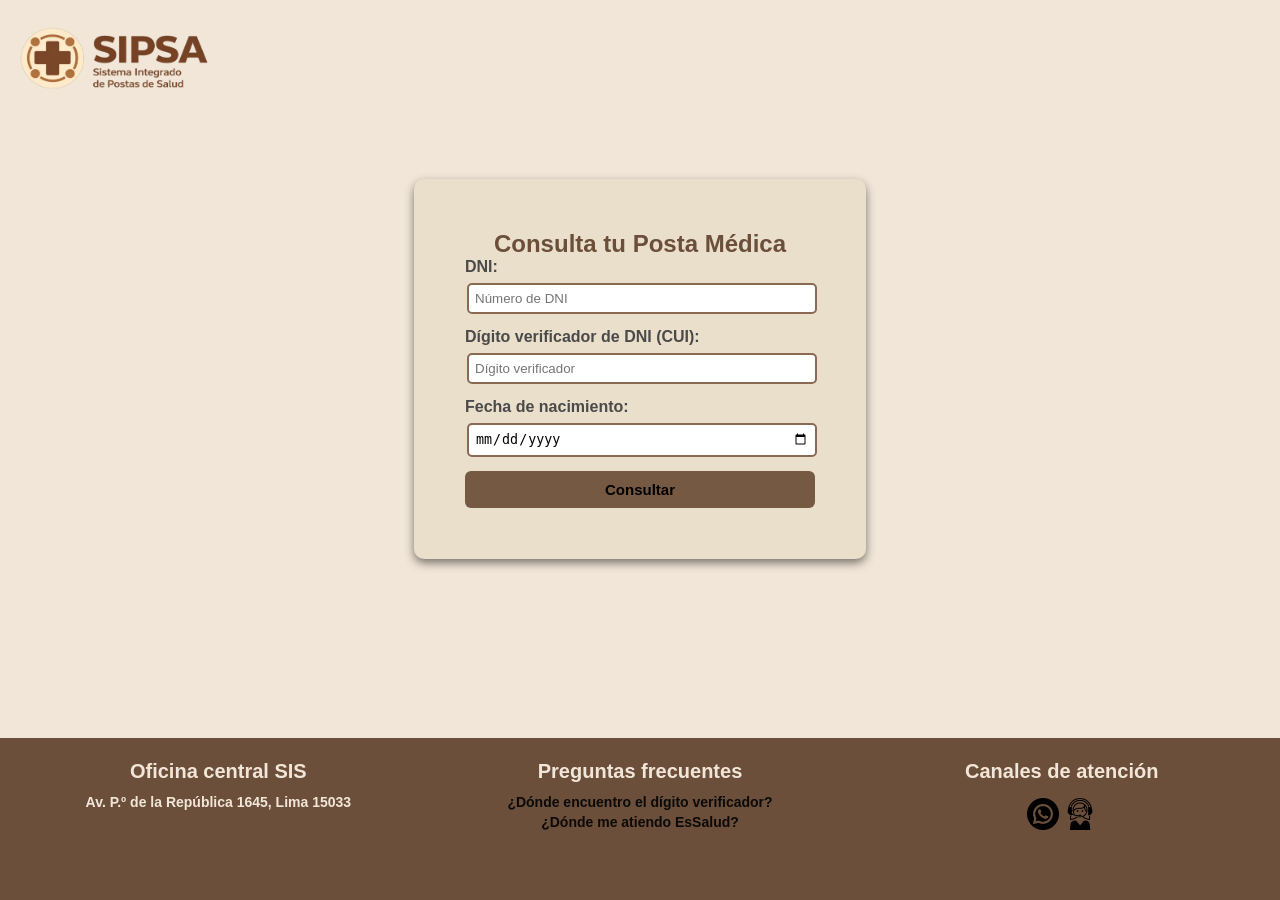
<file: Proyecto_web/Codigo/index.html>
<!DOCTYPE html>
<html lang="es">
<head>
    <title>SIPSA</title>
    <link rel="icon" href="../Imagenes/logo/logo4.png" type="image/png">
    <link rel="stylesheet" href="style.css">
</head>
<body>
    <img src="../Imagenes/logo/logo2.png" class="logo" alt="Logo SIPSA">
    <div class="contenedor">
        <form>
            <h2>Consulta tu Posta Médica</h2>
            <div class="form_input">
                <label for="dni">DNI:</label>
                <input id="dni" type="text" name="dni" maxlength="8" pattern="[0-9]{8}" required placeholder="Número de DNI" inputmode="numeric">
            </div>
            <div class="form_input">
                <label for="cui">Dígito verificador de DNI (CUI):</label>
                <input id="cui" type="text" name="cui" maxlength="1" pattern="[0-9]" inputmode="numeric" placeholder="Dígito verificador">
            </div>
            <div class="form_input">
                <label for="fecha">Fecha de nacimiento:</label>
                <input id="fecha" type="date" name="fecha" required>
            </div>
            <div class="button_input">
                <button type="submit">Consultar</button>
            </div>
        </form>
    </div>
    <footer>
        <div class="flex-container">
            <div>
                <h3>Oficina central SIS</h3>
                <p>Av. P.º de la República 1645, Lima 15033</p>
            </div>
            <div>
                <h3>Preguntas frecuentes</h3>
                <p><a href="https://www.gob.pe/13432-encontrar-digito-verificador-en-el-dni" target="_blank">¿Dónde encuentro el dígito verificador?</a></p>
                <p><a href="https://dondemeatiendo.essalud.gob.pe/#/consulta" target="_blank">¿Dónde me atiendo EsSalud?</a></p>
            </div>
            <div>
                <h3>Canales de atención</h3>
                <div class="flex-second-container">
                    <div>
                        <a href="https://wa.me/51945405104" target="_blank"><img src="../Imagenes/redes/whatsap.png" class="social-icon" alt="Whatsapp"></a>
                        <a href="https://www.gob.pe/institucion/sis/informes-publicaciones/1969731-relacion-de-oficinas-sis-a-nivel-nacional" target="_blank"><img src="../Imagenes/redes/call.png" class="social-icon" alt="Central telefónica"></a>
                    </div>
                </div>
            </div>
        </div>
    </footer>
</body>
</html>
</file>
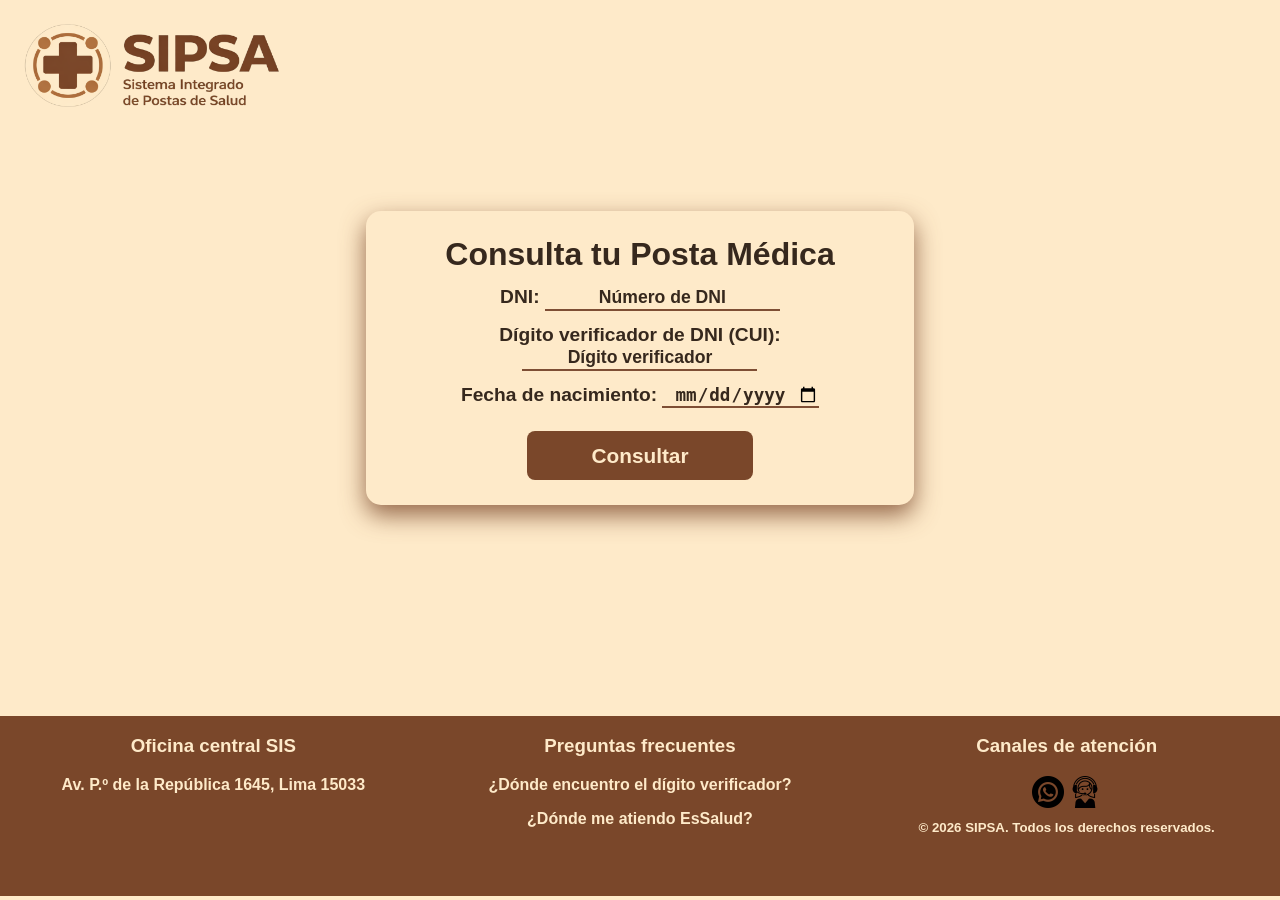
<file: proyecto_web/Codigo/index.html>
<!DOCTYPE html>
<html lang="es">
<head>
    <meta charset="UTF-8">
    <meta name="viewport" content="width=device-width, initial-scale=1.0">
    <title>SIPSA</title>
    <link rel="icon" href="../Imagenes/logo/logo4.png" type="image/png">
    <link rel="stylesheet" href="optimized-style.css">
</head>
<body>
    <img src="../Imagenes/logo/logo2.png" type="image/png" alt="SIPSA" class="logo">
    <div class="flex-container">
        <form id="form_index" class="tarjeta">
            <h2>Consulta tu Posta Médica</h2>
            <div class="form_input">
                <label for="dni">DNI:</label>
                <input id="dni" type="text" name="dni" maxlength="8" pattern="[0-9]{8}" required placeholder="Número de DNI" inputmode="numeric">
            </div>
            <div class="form_input">
                <label for="cui">Dígito verificador de DNI (CUI):</label>
                <input id="cui" type="text" name="cui" maxlength="1" pattern="[0-9]" inputmode="numeric" placeholder="Dígito verificador">
            </div>
            <div class="form_input">
                <label for="fecha">Fecha de nacimiento:</label>
                <input id="fecha" type="date" name="fecha" required>
            </div>
            <div class="button_input">
                <button type="submit">Consultar</button>
            </div>
        </form>
    </div>
    <footer>
        <div class="flex-container-footer">
            <div class="footerdiv">
                <h3>Oficina central SIS</h3>
                <p>Av. P.º de la República 1645, Lima 15033</p>
            </div>
            <div class="footerdiv">
                <h3>Preguntas frecuentes</h3>
                <p><a href="https://www.gob.pe/13432-encontrar-digito-verificador-en-el-dni" target="_blank">¿Dónde encuentro el dígito verificador?</a></p>
                <p><a href="https://dondemeatiendo.essalud.gob.pe/#/consulta" target="_blank">¿Dónde me atiendo EsSalud?</a></p>
            </div>
            <div class="footerdiv">
                <h3>Canales de atención</h3>
                    <div>
                        <a href="https://wa.me/51945405104" target="_blank"><img src="../Imagenes/redes/whatsap.png" class="social-icon" alt="Whatsapp"></a>
                        <a href="https://www.gob.pe/institucion/sis/informes-publicaciones/1969731-relacion-de-oficinas-sis-a-nivel-nacional" target="_blank"><img src="../Imagenes/redes/call.png" class="social-icon" alt="Central telefónica"></a>
                    </div>
                    <div>
                        <h5>© 2026 SIPSA. Todos los derechos reservados.</h5>
                    </div>
            </div>
        </div>
    </footer>
    <script src="director.js"></script>
</body>
</html>
</file>
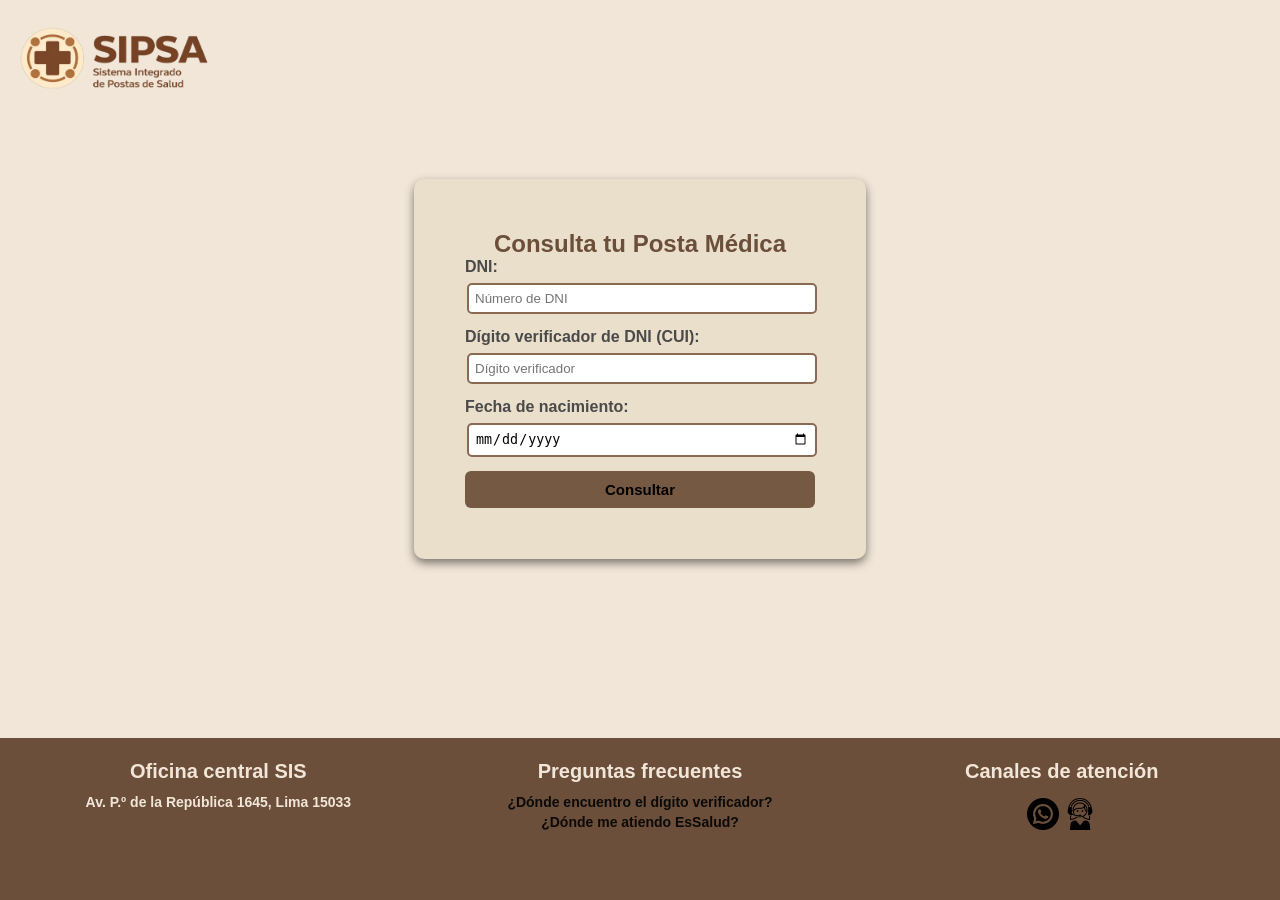
<file: proyecto_web-main/Proyecto_web/Codigo/index.html>
<!DOCTYPE html>
<html lang="es">
<head>
    <title>SIPSA</title>
    <link rel="icon" href="../Imagenes/logo/logo4.png" type="image/png">
    <link rel="stylesheet" href="style.css">
</head>
<body>
    <img src="../Imagenes/logo/logo2.png" class="logo" alt="Logo SIPSA">
    <div class="contenedor">
        <form id="form_index">
            <h2>Consulta tu Posta Médica</h2>
            <div class="form_input">
                <label for="dni">DNI:</label>
                <input id="dni" type="text" name="dni" maxlength="8" pattern="[0-9]{8}" required placeholder="Número de DNI" inputmode="numeric">
            </div>
            <div class="form_input">
                <label for="cui">Dígito verificador de DNI (CUI):</label>
                <input id="cui" type="text" name="cui" maxlength="1" pattern="[0-9]" inputmode="numeric" placeholder="Dígito verificador">
            </div>
            <div class="form_input">
                <label for="fecha">Fecha de nacimiento:</label>
                <input id="fecha" type="date" name="fecha" required>
            </div>
            <div class="button_input">
                <button type="submit">Consultar</button>
            </div>
        </form>
    </div>
    <footer>
        <div class="flex-container">
            <div>
                <h3>Oficina central SIS</h3>
                <p>Av. P.º de la República 1645, Lima 15033</p>
            </div>
            <div>
                <h3>Preguntas frecuentes</h3>
                <p><a href="https://www.gob.pe/13432-encontrar-digito-verificador-en-el-dni" target="_blank">¿Dónde encuentro el dígito verificador?</a></p>
                <p><a href="https://dondemeatiendo.essalud.gob.pe/#/consulta" target="_blank">¿Dónde me atiendo EsSalud?</a></p>
            </div>
            <div>
                <h3>Canales de atención</h3>
                <div class="flex-second-container">
                    <div>
                        <a href="https://wa.me/51945405104" target="_blank"><img src="../Imagenes/redes/whatsap.png" class="social-icon" alt="Whatsapp"></a>
                        <a href="https://www.gob.pe/institucion/sis/informes-publicaciones/1969731-relacion-de-oficinas-sis-a-nivel-nacional" target="_blank"><img src="../Imagenes/redes/call.png" class="social-icon" alt="Central telefónica"></a>
                    </div>
                </div>
            </div>
        </div>
    </footer>
    <script src="director.js"></script>
</body>
</html>
</file>
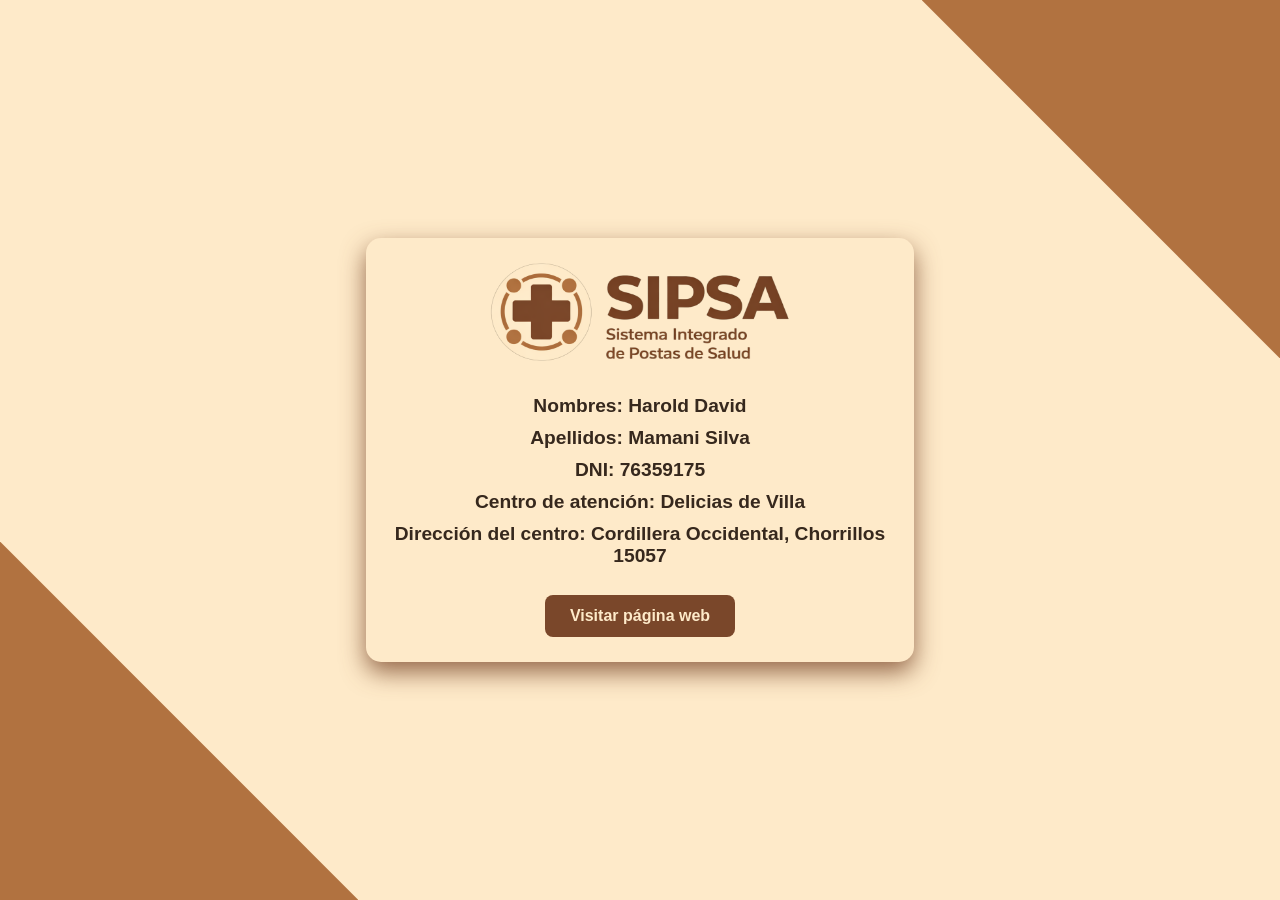
<file: proyecto_web/Codigo/pw_2.html>
<!DOCTYPE html>
<html lang="es">
<head>
    <meta charset="UTF-8">
    <meta name="viewport" content="width=device-width, initial-scale=1.0">
    <link rel="icon" href="../Imagenes/logo/logo4.png" type="image/png">
    <title>SIPSA</title>
    <link rel="stylesheet" href="style_pw2.css">
</head>
<body>
    <div class="flex-container">
        <div class="tarjeta"> 
            <img class="logo" src="../Imagenes/logo/logo2.png" type="image/png">
            <h2>Nombres: Harold David</h2>
            <h2>Apellidos: Mamani Silva</h2>
            <h2>DNI: 76359175</h2>
            <h2>Centro de atención: Delicias de Villa</h2>
            <h2>Dirección del centro: Cordillera Occidental, Chorrillos 15057</h2>
            <a href="web_hospital/posta.html" class="boton">Visitar página web</a>
        </div>
    </div>
    <div class="triangulo1"></div>
    <div class="triangulo2"></div>
</body>
</html>
</file>
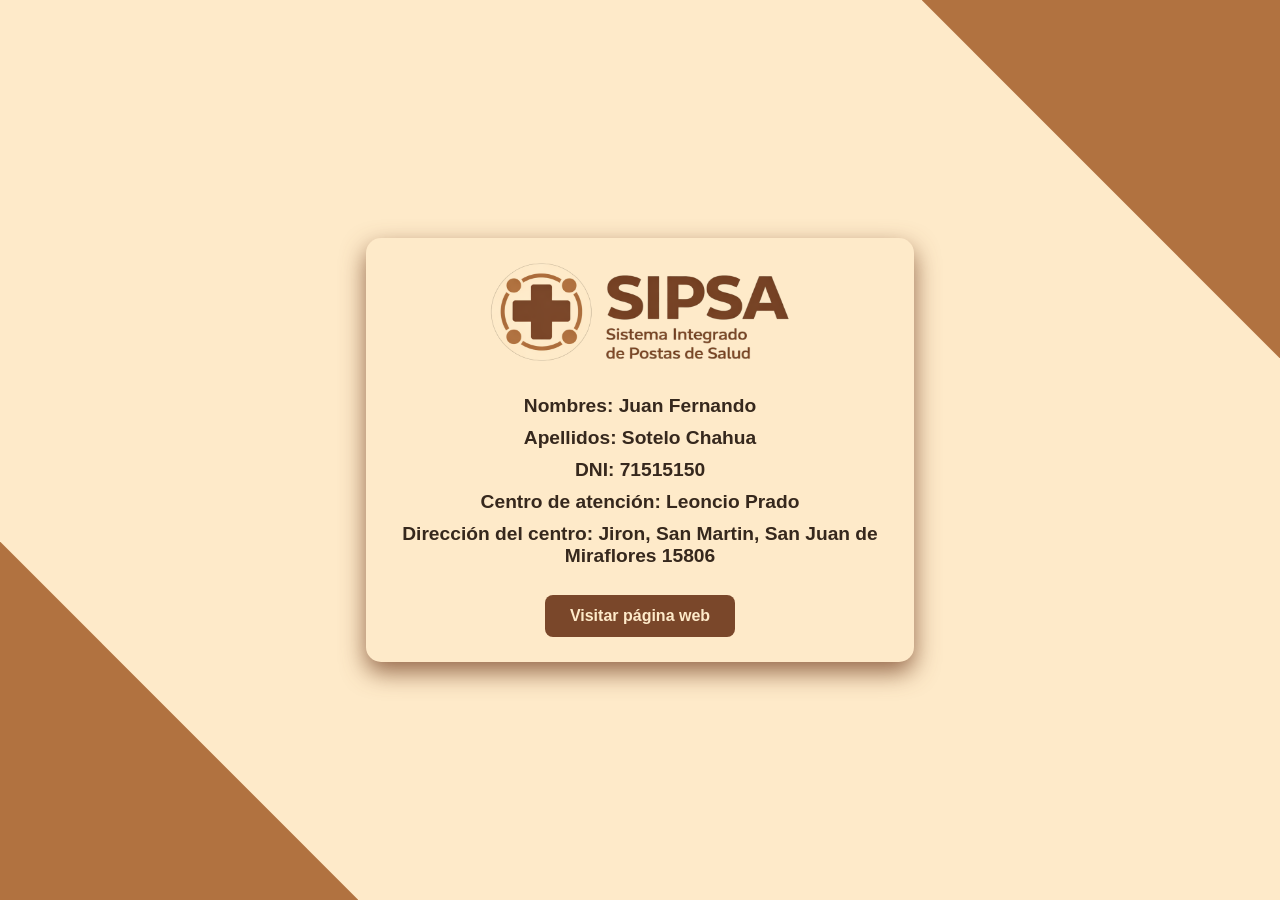
<file: proyecto_web/Codigo/pw_3.html>
<!DOCTYPE html>
<html lang="es">
<head>
    <meta charset="UTF-8">
    <meta name="viewport" content="width=device-width, initial-scale=1.0">
    <link rel="icon" href="../Imagenes/logo/logo4.png" type="image/png">
    <title>SIPSA</title>
    <link rel="stylesheet" href="style_pw2.css">
</head>
<body>
    <div class="flex-container">
        <div class="tarjeta"> 
            <img class="logo" src="../Imagenes/logo/logo2.png" type="image/png">
            <h2>Nombres: Juan Fernando</h2>
            <h2>Apellidos: Sotelo Chahua</h2>
            <h2>DNI: 71515150</h2>
            <h2>Centro de atención: Leoncio Prado</h2>
            <h2>Dirección del centro: Jiron, San Martin, San Juan de Miraflores 15806</h2>
            <a href="#" class="boton">Visitar página web</a>
        </div>
    </div>
    <div class="triangulo1"></div>
    <div class="triangulo2"></div>
</body>
</html>
</file>
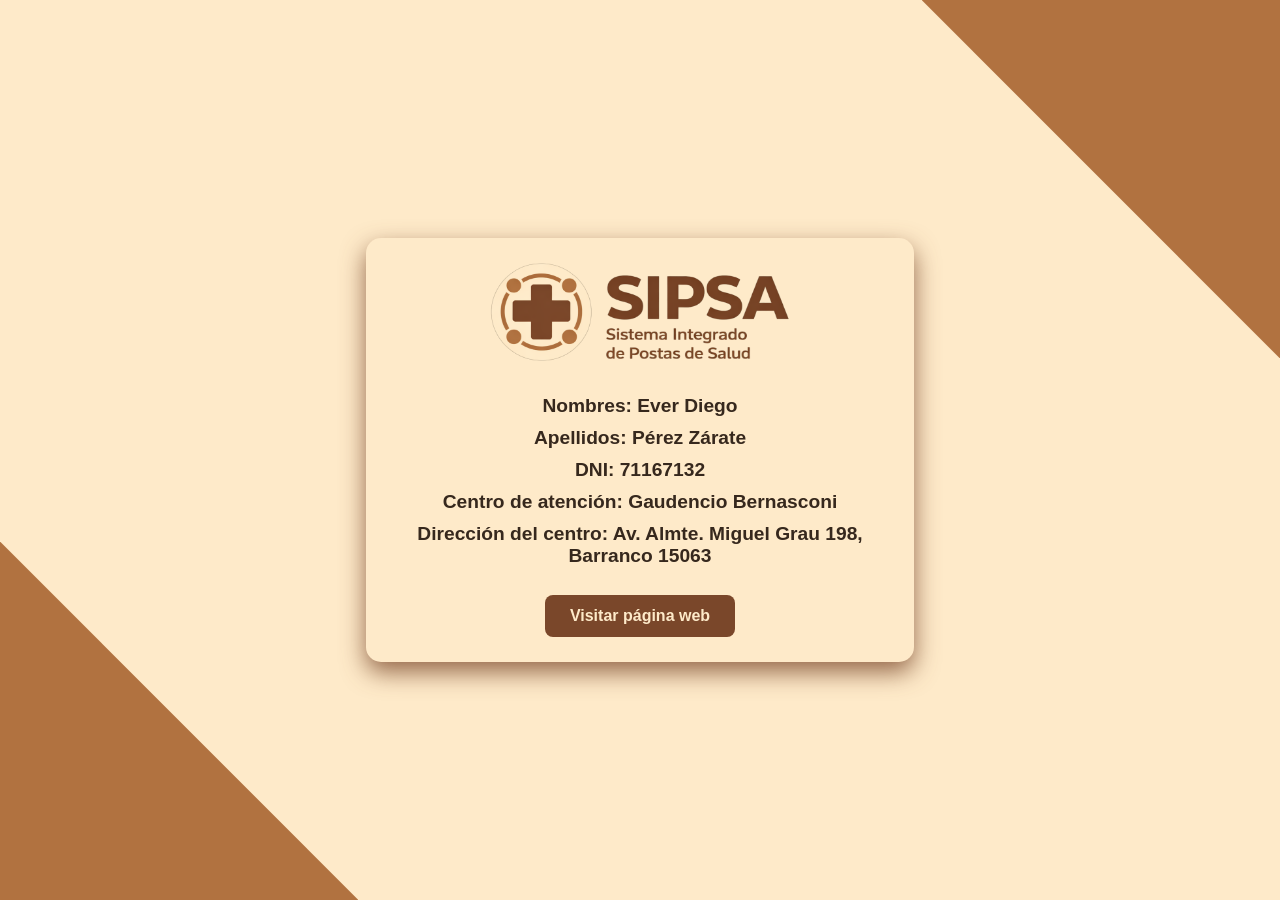
<file: proyecto_web/Codigo/pw_4.html>
<!DOCTYPE html>
<html lang="es">
<head>
    <meta charset="UTF-8">
    <meta name="viewport" content="width=device-width, initial-scale=1.0">
    <link rel="icon" href="../Imagenes/logo/logo4.png" type="image/png">
    <title>SIPSA</title>
    <link rel="stylesheet" href="style_pw2.css">
</head>
<body>
    <div class="flex-container">
        <div class="tarjeta"> 
            <img class="logo" src="../Imagenes/logo/logo2.png" type="image/png">
            <h2>Nombres: Ever Diego</h2>
            <h2>Apellidos: Pérez Zárate</h2>
            <h2>DNI: 71167132</h2>
            <h2>Centro de atención: Gaudencio Bernasconi</h2>
            <h2>Dirección del centro: Av. Almte. Miguel Grau 198, Barranco 15063</h2>
            <a href="#" class="boton">Visitar página web</a>
        </div>
    </div>
    <div class="triangulo1"></div>
    <div class="triangulo2"></div>
</body>
</html>
</file>
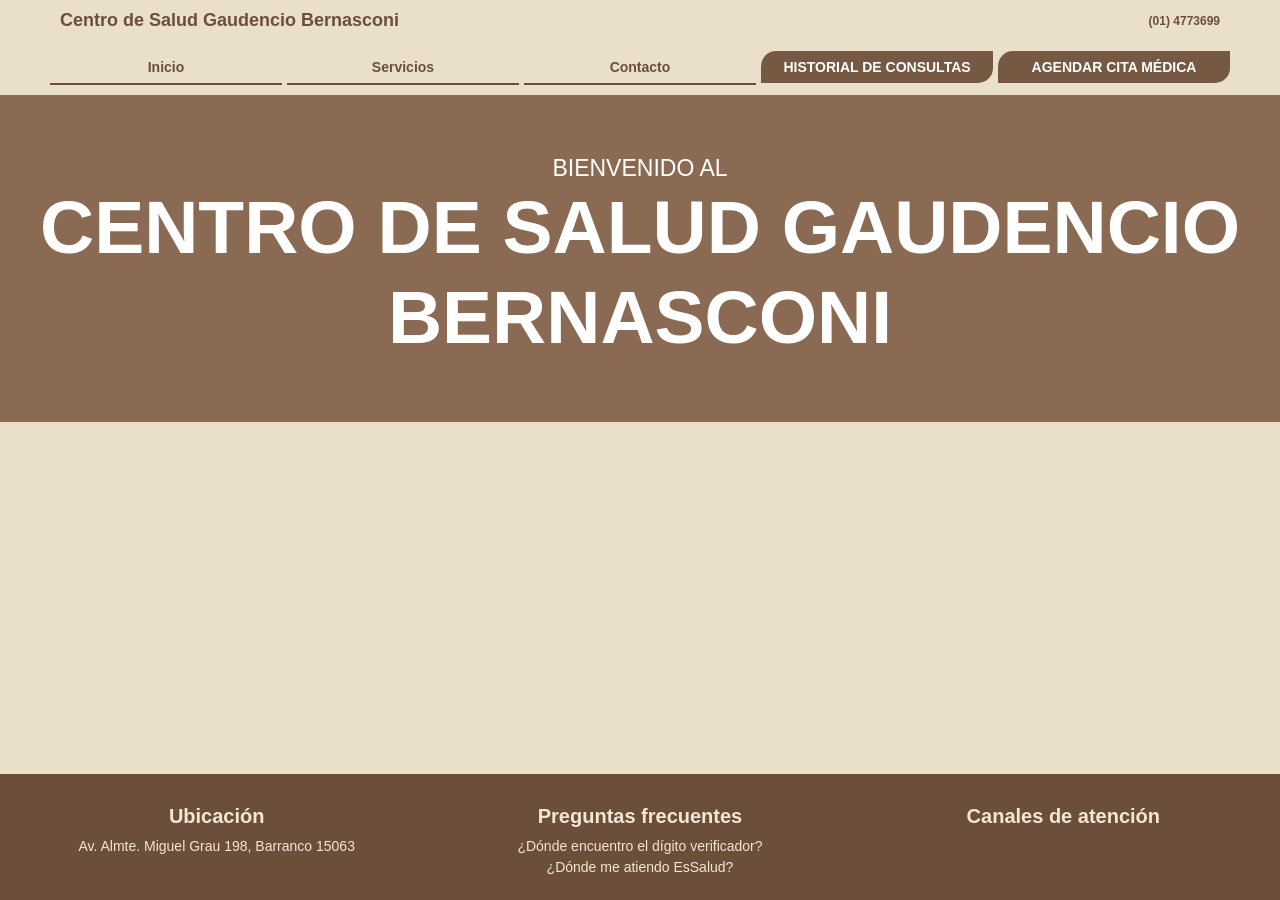
<file: WEB2/CÓDIGO/web2.html>
<!DOCTYPE html>
<html lang="es">
<head>
  <meta charset="UTF-8">
  <meta name="viewport" content="width=device-width, initial-scale=1.0, user-scalable=yes">
  <title>Centro de Salud Gaudencio Bernasconi</title>
  <link rel="stylesheet" href="style.css">
</head>
<body>
  <header>
    <div class="barra-superior">
      <h1>Centro de Salud Gaudencio Bernasconi</h1>
      <p class="telefono-gb">
          (01) 4773699
      </p>
    </div>
    <nav> 
      <ul class="menu">
        <li><a class="box-I" href="#">Inicio</a></li>
        <li><a class="box-S" href="#">Servicios</a></li>
        <li><a class="box-C" href="#">Contacto</a></li>
        <li><a class="box-HDC-gb" href="#">HISTORIAL DE CONSULTAS</a></li>
        <li><a class="box-ACM-gb" href="#">AGENDAR CITA MÉDICA</a></li>
      </ul> 
    </nav>
  </header>
 
  <div class="box-1-gb">
    <h2 class="sub1">BIENVENIDO AL</h2>
    <h2 class="sub2">CENTRO DE SALUD GAUDENCIO BERNASCONI</h2>
  </div>
  <footer>
    <div class="flex-container">
      <div>
        <h3>Ubicación</h3>
        <p>Av. Almte. Miguel Grau 198, Barranco 15063</p>
      </div>
      <div>
        <h3>Preguntas frecuentes</h3>
       <p><a href="https://www.gob.pe/13432-encontrar-digito-verificador-en-el-dni" target="_blank">¿Dónde encuentro el dígito verificador?</a></p>
        <p><a href="https://dondemeatiendo.essalud.gob.pe/#/consulta" target="_blank">¿Dónde me atiendo EsSalud?</a></p>
      </div>
      <div>
        <h3>Canales de atención</h3>
      </div>
    </div>
  </footer>
</body>
</html>
</file>
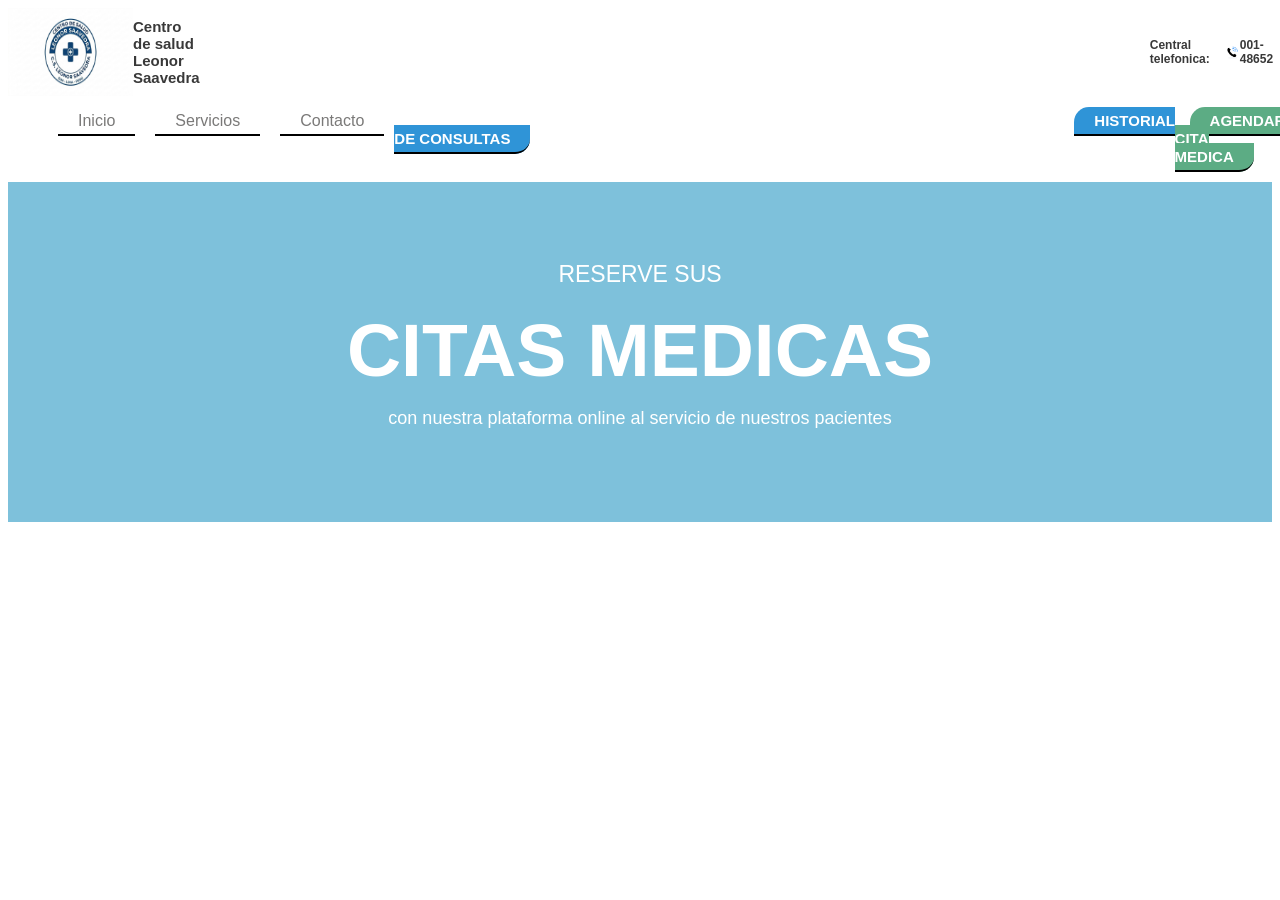
<file: proyecto_web-main/Proyecto_web/Codigo/pweb.html>
<!DOCTYPE html>
<html lang="es">
<head>
    <meta charset="UTF-8">
    <meta name="viewport" content="width=device-width, initial-scale=1.0">
    <title>SIPSA</title>
    <link rel="stylesheet" href="diseño.css">
</head>
<body>
    <header>
    <div class="barra-superior">
      <img class="logo" src="logo posta .png" alt="Centro de Salud Leonor Savedra">  <h1>Centro de salud Leonor Saavedra </h1>
       <p class="telefono">Central telefonica: <img  class= "telefono-icono" src="telefono-lineas-llamada_78370-6565.png" alt="Teléfono"> 001-48652</p>
    </div>
        <nav>   
                <ul class ="menu">
                    <li><a class= "box-I"href="#">Inicio</a></li>
                    <li><a class= "box-S"href="#">Servicios</a></li>
                    <li><a class= "box-C"href="#">Contacto</a></li>
                    <li><a class ="box-HDC"href="#">HISTORIAL DE CONSULTAS</a></li>
                    <li><a class= "box-ACM"href="#">AGENDAR CITA MEDICA</a></li>
                </ul>   
        </nav>
    </header>
    <div class="box-1">
        <h2 class = "sub1">RESERVE SUS</h2>
        <h2 class = "sub2">CITAS MEDICAS</h2>
        <h2 class = "sub3">con nuestra plataforma online al servicio de nuestros pacientes</h2>
    </div>
</body>
</html>
</file>
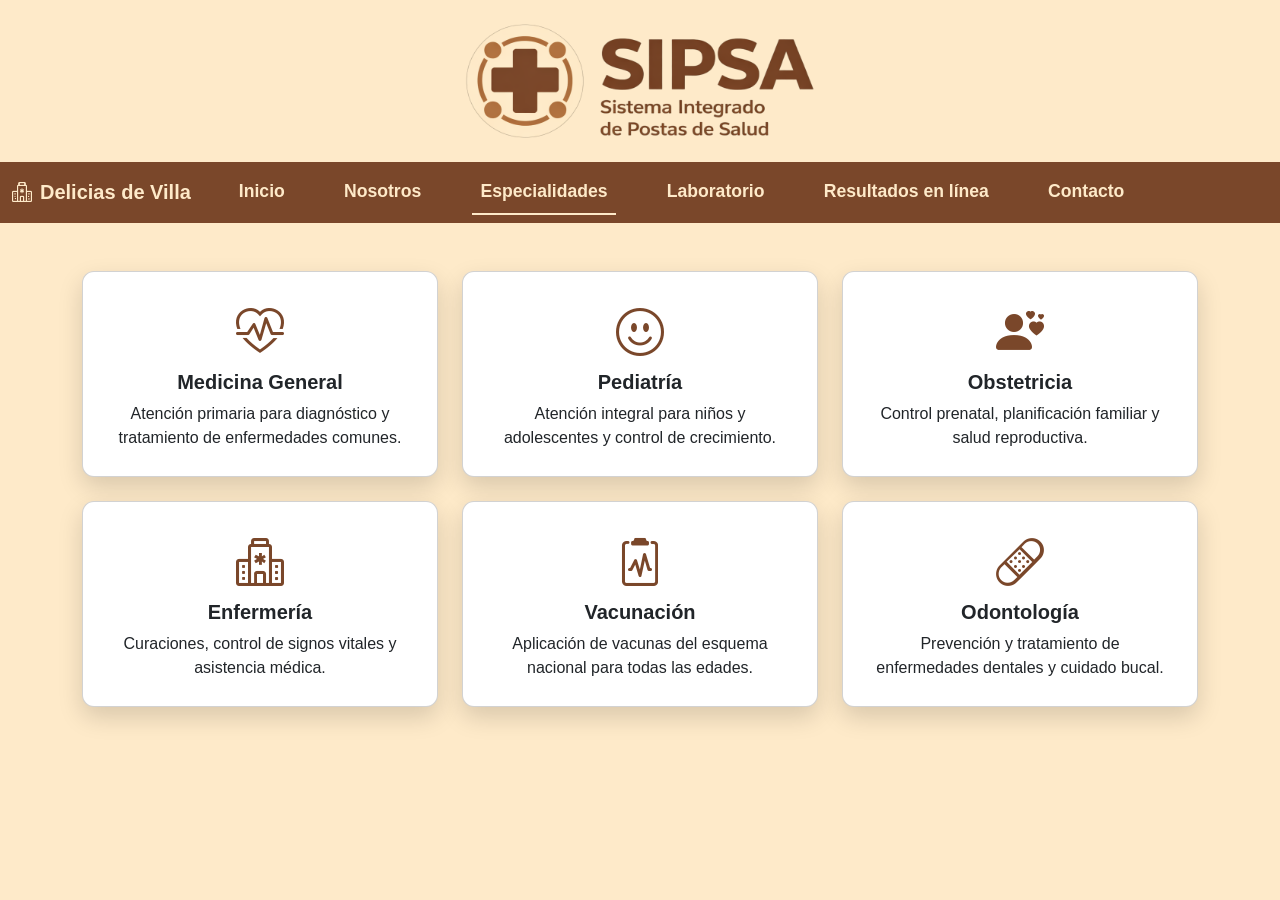
<file: proyecto_web/Codigo/web_hospital/especialidades.html>
<!DOCTYPE html>
<html lang="es">
<head>
    <meta charset="UTF-8">
    <meta name="viewport" content="width=device-width, initial-scale=1.0">
    <title>Especialidades</title>
    <link rel="icon" href="../../Imagenes/logo/logo4.png" type="image/png">
    <link href="https://cdn.jsdelivr.net/npm/bootstrap@5.3.8/dist/css/bootstrap.min.css" rel="stylesheet" integrity="sha384-sRIl4kxILFvY47J16cr9ZwB07vP4J8+LH7qKQnuqkuIAvNWLzeN8tE5YBujZqJLB" crossorigin="anonymous">
    <link rel="stylesheet" href="https://cdn.jsdelivr.net/npm/bootstrap-icons@1.11.3/font/bootstrap-icons.css">
    <link rel="stylesheet" href="especialidades.css">
</head>
<body>
    <header class="container-fluid p-4">
        <img src="../../Imagenes/logo/logo2.png" class="logo img-fluid rounded mx-auto d-block" alt="SIPSA">
    </header>
    <nav class="navbar navbar-expand-lg bg-body-tertiary">
        <div class="container-fluid d-flex align-items-center">
            <a class="navbar-brand fw-bold" href="../web_hospital/posta.html"><i class="bi bi-hospital me-2"></i>Delicias de Villa</a>
            <button class="navbar-toggler" type="button" data-bs-toggle="collapse" data-bs-target="#navbarSupportedContent" aria-controls="navbarSupportedContent" aria-expanded="false" aria-label="Toggle navigation">
                <span class="navbar-toggler-icon"></span>
            </button>
            <div class="collapse navbar-collapse" id="navbarSupportedContent">
                <ul class="navbar-nav nav-underline ms-lg-4 mb-2 mb-lg-0 fw-bold">
                    <li class="nav-item">
                        <a class="nav-link" href="posta.html">Inicio</a>
                    </li>
                    <li class="nav-item">
                        <a class="nav-link" href="#">Nosotros</a>
                    </li>
                    <li class="nav-item">
                        <a class="nav-link active" aria-current="page" href="especialidades.html">Especialidades</a>
                    </li>
                    <li class="nav-item">
                        <a class="nav-link" href="laboratorio.html">Laboratorio</a>
                    </li>
                    <li class="nav-item">
                        <a class="nav-link" href="#">Resultados en línea</a>
                    </li>
                    <li class="nav-item">
                        <a class="nav-link" href="#">Contacto</a>
                    </li>
                </ul>
            </div>
        </div>
    </nav>
    <div class="container mt-5">
        <div class="row g-4 justify-content-center">
            <div class="col-12 col-md-6 col-lg-4">
                <div class="card especialidad-card text-center">
                    <div class="card-body">
                        <i class="bi bi-heart-pulse icono"></i>
                        <h5 class="card-title">Medicina General</h5>
                        <p class="card-text"> Atención primaria para diagnóstico y tratamiento de enfermedades comunes.</p>
                    </div>
                </div>
            </div>
            <div class="col-12 col-md-6 col-lg-4">
                <div class="card especialidad-card text-center">
                    <div class="card-body">
                        <i class="bi bi-emoji-smile icono"></i>
                        <h5 class="card-title">Pediatría</h5>
                        <p class="card-text"> Atención integral para niños y adolescentes y control de crecimiento.</p>
                    </div>
                </div>
            </div>
            <div class="col-12 col-md-6 col-lg-4">
                <div class="card especialidad-card text-center">
                    <div class="card-body">
                        <i class="bi bi-person-hearts icono"></i>
                        <h5 class="card-title">Obstetricia</h5>
                        <p class="card-text">Control prenatal, planificación familiar y salud reproductiva.</p>
                    </div>
                </div>
            </div>
            <div class="col-12 col-md-6 col-lg-4">
                <div class="card especialidad-card text-center">
                    <div class="card-body">
                        <i class="bi bi-hospital icono"></i>
                        <h5 class="card-title">Enfermería</h5>
                        <p class="card-text">Curaciones, control de signos vitales y asistencia médica.</p>
                    </div>
                </div>
            </div>
            <div class="col-12 col-md-6 col-lg-4">
                <div class="card especialidad-card text-center">
                    <div class="card-body">
                        <i class="bi bi-clipboard2-pulse icono"></i>
                        <h5 class="card-title">Vacunación</h5>
                        <p class="card-text">Aplicación de vacunas del esquema nacional para todas las edades.</p>
                    </div>
                </div>
            </div>
            <div class="col-12 col-md-6 col-lg-4">
                <div class="card especialidad-card text-center">
                    <div class="card-body">
                        <i class="bi bi-bandaid icono"></i>
                        <h5 class="card-title">Odontología</h5>
                        <p class="card-text">Prevención y tratamiento de enfermedades dentales y cuidado bucal.</p>
                    </div>
                </div>
            </div>
        </div>
    </div>
    <script src="https://cdn.jsdelivr.net/npm/bootstrap@5.3.8/dist/js/bootstrap.bundle.min.js" integrity="sha384-FKyoEForCGlyvwx9Hj09JcYn3nv7wiPVlz7YYwJrWVcXK/BmnVDxM+D2scQbITxI" crossorigin="anonymous"></script>
</body>
</html>
</file>
<file: Proyecto_web/Codigo/style.css>
body{
    margin: 0;
    font-family: Verdana, Geneva, Tahoma, sans-serif;
    font-weight: 600;
    background-color: #F2E6D8;
    color: #4A4A4A;
}
.logo{
    position: absolute;
    top: 1.5vh;
    left: 1.5vw;
    width: 15%;
}
h2{
    margin:0;
    text-align: center;
    color: #6B4F3A;
}
input{
    margin: 2px;
    width: 100%;
    box-sizing: border-box;
    border: 2px solid #8A6A52;
    border-radius: 5px;
    padding: 6px;
}
form div label{
    display: block;
    margin-bottom: 5px;
}
input:focus{
    outline: none;
    border-color: #B08968;
}
.contenedor{
    display: flex;
    justify-content: center;
    align-items: center;
    min-height: 82vh;
}
form{
    padding: 4%;
    width: 90%;
    max-width: 350px;
    background-color: #EADFCB;
    border-radius: 10px;
    box-shadow: 0px 4px 10px rgba(0,0,0,0.5);
}
.form_input{
    margin-bottom: 12px;
}
.button_input{
    display: flex;
    justify-content: center;
    align-items: center;
}
button{
    width: 100%;
    background-color: #755943;
    border: none;
    padding: 10px;
    border-radius: 6px;
    font-weight: bold;
    font-size: 15px;
}
button:hover{
    background-color: #afa79d;
    cursor: pointer;
}
footer{
    margin: 0;
    padding: 7.5px;
    min-height: 18vh;
    background-color: #6B4F3A;
    color: #F2E6D8;
    box-sizing: border-box;
}
.flex-container{
    display: flex;
    justify-content: space-between;
    flex-wrap: wrap;
}
.flex-container div{
    text-align: center;
    flex: 1;
    margin: 4px;
}
footer p{
    font-size: 14px;
    margin: 4.5px;
}
footer h3{
    margin: 10.5px;
    font-size: 20px;
}
a{
    color:inherit;
    text-decoration: none;
    color: #0c0a09;
}
a:hover{
    text-decoration: underline;
    color: #F2E6D8;
}
.social-icon{
    width: 32px;
    height: 32px;
}
.flex-second-container{
    display: flex;
    justify-content: space-between;
    flex-wrap: wrap;
}
.flex-second-container div{
    justify-content: space-between;
    flex-wrap: wrap;
}
</file>
<file: proyecto_web/Codigo/optimized-style.css>
*{
    box-sizing: border-box;
}
body{
    margin: 0;
    box-sizing: border-box;
    font-family: Verdana, Geneva, Tahoma, sans-serif;
    background-color: #feeac9;
    justify-content: center;
}
.flex-container{
    display: flex;
    justify-content: center;
    align-items: center;
    min-height: 79.6vh;
}
.tarjeta{
    background: #feeac9;
    text-align: center;
    border-radius: 15px;
    box-shadow: 0 10px 25px rgba(122, 71, 42, 0.8);
    max-width: 34.3rem;
    width: 75%;
    padding: 25px;
}
.tarjeta h2{
    margin: 0 0 13px 0;
    font-size: 2rem;
    color: #36281d;
    font-weight: bold;
}
.form_input{
    margin: 13px 0;
    font-size: 1.2rem;
    color: #36281d;
    font-weight: bold;
}
.form_input input{
    min-width: 30%;
    border: none;
    border-bottom: 2px solid #7e4e34;
    outline: none;
    padding: 0.2rem auto;
    font-size: 1rem;
    background: transparent;
}
.form_input input:focus{
    border-bottom: 2px solid #b17240;
}
.form_input input::placeholder{
    color: #36281d;
    font-size: 1.1rem;
    font-weight: bold;
    text-align: center;
}
.form_input input[type="text"]{
    color: #36281d;
    text-align: center;
    font-size: 1.1rem;
    font-weight: bold;
}
.form_input input[type="date"]{
    color: #36281d;
    text-align: center;
    font-size: 1.1rem;
    font-weight: bold;
}
.form_input input:focus::placeholder{
    color: transparent;
}
.button_input button{
    background: #7a472a;
    color:#feeac9;
    text-decoration: none;
    border: none;
    border-radius: 8px;
    font-weight: bold;
    padding: 0.8rem 4rem;
    margin-top: 10px;
    font-size: 1.3rem;
    transition: 0.8s;
}
.button_input button:hover{
    background-color: #af6d3b;
    cursor: pointer;
}
footer{
    min-height: 20vh;
    margin: 0;
    font-family: Verdana, Geneva, Tahoma, sans-serif;
    background-color: #7a472a;
    justify-content: center;
}
.flex-container-footer{
    display: flex;
    justify-content: space-around;
}
.footerdiv{
    margin: 0;
    text-align: center;
    width:30%;
    color: #feeac9;
    font-size: 1rem;
    font-weight: bold;
}
a{
    color:inherit;
    text-decoration: none;
    color: #feeac9;
}
a:hover{
    text-decoration: underline;
    color: white;
}
.social-icon{
    width: 32px;
    height: 32px;
    margin-block-end: 0.5rem;
}
h5{
    margin:0;
}
.social-icon:hover{
    filter: invert(1);
    transition: 0.8s;
}
.logo{
    margin: 1.5rem;
    position: absolute;
    top: 0;
    left: 0;
    width: 20vw;
    height: auto;
    max-width: 400px;
}
</file>
<file: proyecto_web-main/Proyecto_web/Codigo/style.css>
body{
    margin: 0;
    font-family: Verdana, Geneva, Tahoma, sans-serif;
    font-weight: 600;
    background-color: #F2E6D8;
    color: #4A4A4A;
}
.logo{
    position: absolute;
    top: 1.5vh;
    left: 1.5vw;
    width: 15%;
}
h2{
    margin:0;
    text-align: center;
    color: #6B4F3A;
}
input{
    margin: 2px;
    width: 100%;
    box-sizing: border-box;
    border: 2px solid #8A6A52;
    border-radius: 5px;
    padding: 6px;
}
form div label{
    display: block;
    margin-bottom: 5px;
}
input:focus{
    outline: none;
    border-color: #B08968;
}
.contenedor{
    display: flex;
    justify-content: center;
    align-items: center;
    min-height: 82vh;
}
form{
    padding: 4%;
    width: 90%;
    max-width: 350px;
    background-color: #EADFCB;
    border-radius: 10px;
    box-shadow: 0px 4px 10px rgba(0,0,0,0.5);
}
.form_input{
    margin-bottom: 12px;
}
.button_input{
    display: flex;
    justify-content: center;
    align-items: center;
}
button{
    width: 100%;
    background-color: #755943;
    border: none;
    padding: 10px;
    border-radius: 6px;
    font-weight: bold;
    font-size: 15px;
}
button:hover{
    background-color: #afa79d;
    cursor: pointer;
}
footer{
    margin: 0;
    padding: 7.5px;
    min-height: 18vh;
    background-color: #6B4F3A;
    color: #F2E6D8;
    box-sizing: border-box;
}
.flex-container{
    display: flex;
    justify-content: space-between;
    flex-wrap: wrap;
}
.flex-container div{
    text-align: center;
    flex: 1;
    margin: 4px;
}
footer p{
    font-size: 14px;
    margin: 4.5px;
}
footer h3{
    margin: 10.5px;
    font-size: 20px;
}
a{
    color:inherit;
    text-decoration: none;
    color: #0c0a09;
}
a:hover{
    text-decoration: underline;
    color: #F2E6D8;
}
.social-icon{
    width: 32px;
    height: 32px;
}
.flex-second-container{
    display: flex;
    justify-content: space-between;
    flex-wrap: wrap;
}
.flex-second-container div{
    justify-content: space-between;
    flex-wrap: wrap;
}
</file>
<file: proyecto_web/Codigo/style_pw2.css>
*{
    box-sizing: border-box;
}
body{
    margin: 0;
    font-family: Verdana, Geneva, Tahoma, sans-serif;
    background-color: #feeac9;
}
.flex-container{
    display: flex;
    justify-content: center;
    align-items: center;
    min-height: 100vh;
}
.tarjeta{
    background: #feeac9;
    text-align: center;
    border-radius: 15px;
    box-shadow: 0 10px 25px rgba(122, 71, 42, 0.8);
    max-width: 34.3rem;
    width: 90%;
    padding: 25px;
}
.logo{
    width: 300px;
    height: auto;
    margin: 0;
    padding: 0 0 20px 0;
}
.tarjeta h2{
    margin: 10px 0;
    font-size: 1.2rem;
    color: #36281d;
}
.boton{
    display: inline-block;
    margin-top: 18px;
    padding: 12px 25px;
    background: #7a472a;
    color:#feeac9;
    text-decoration: none;
    border-radius: 8px;
    font-weight: bold;
    transition: 0.8s;
}
.boton:hover{
    background-color: #af6d3b;
    cursor: pointer;
}
.triangulo1{
    position: fixed;
    bottom: 0;
    left: 0;
    width: 28vw;
    height: 28vw;
    background: #b17240;
    clip-path: polygon(0 0, 0 100%, 100% 100%);
}
.triangulo2{
    position: fixed;
    top: 0;
    right: 0;
    width: 28vw;
    height: 28vw;
    background: #b17240;
    clip-path: polygon(0 0, 100% 0, 100% 100%);
}
</file>
<file: WEB2/CÓDIGO/style.css>
* {
  margin: 0;
  padding: 0;
  box-sizing: border-box;
}

body {
  overflow-x: hidden;
  width: 100%;
  background-color: #EADFCB;
  font-family: Verdana, Geneva, Tahoma, sans-serif;
}

.barra-superior {
  display: flex;
  flex-wrap: wrap;
  align-items: center;
  justify-content: space-between;
  padding: 10px 20px;
  gap: 15px;
  background-color: #EADFCB; 
}

.logo-gb {
  width: 60px;
  height: 60px;
  object-fit: cover;
  border-radius: 50%;
}

.barra-superior h1 {
  font-size: clamp(12px, 4vw, 18px);
  flex: 1;
  min-width: 150px;
  color: #6B4F3A;
  font-family: 'Franklin Gothic Medium', 'Arial Narrow', Arial, sans-serif;
}

.telefono-gb {
  display: flex;
  align-items: center;
  gap: 5px;
  font-size: clamp(10px, 3vw, 12px);
  margin-left: auto;
  color: #6B4F3A;
  font-weight: bold;
}

.menu {
  list-style: none;
  display: flex;
  flex-wrap: wrap;
  justify-content: center;
  gap: 5px;
  padding: 10px;
  margin: 0;
  background-color: #EADFCB;
}

.menu li {
  flex: 1;
  min-width: 100px;
  text-align: center;
}

.box-I, .box-S, .box-C {
  text-decoration: none;
  color: #6B4F3A;  
  padding: 8px 12px;
  border-bottom: 2px solid #6B4F3A;
  display: block;
  font-size: clamp(12px, 3vw, 14px);
  font-weight: bold;
  transition: all 0.3s ease;
}

.box-HDC-gb, .box-ACM-gb {
  text-decoration: none;
  padding: 8px 12px;
  background-color: #755943; 
  color: white;
  font-size: clamp(12px, 3vw, 14px);
  font-weight: bold;
  border-radius: 15px 0 15px 0;
  display: block;
  transition: all 0.3s ease;
}

.box-1-gb {
  padding: 60px 20px;
  min-height: 280px;
  height: auto;
  display: flex;
  flex-direction: column;
  justify-content: center;
  align-items: center;
  text-align: center;
  background-color: #8A6A52;  
}

.sub1 {
  font-size: clamp(18px, 5vw, 23px);
  color: white;
  font-family: 'Arial narrow', Arial, sans-serif;
  text-align: center;
  font-weight: lighter;
}

.sub2 {
  font-size: clamp(35px, 10vw, 75px);
  line-height: 1.2;
  color: white;
  font-family: 'Franklin Gothic Medium', 'Arial Narrow', Arial, sans-serif;
  text-align: center;
  font-weight: bold;
  margin: 0;
}

.sub2 span {
  font-size: clamp(25px, 6vw, 45px);
  display: block;
}

.sub3 {
  font-size: clamp(14px, 4vw, 18px);
  padding: 0 20px;
  margin-bottom: 0;
  color: white;
  font-family: 'Arial narrow', Arial, sans-serif;
  text-align: center;
  font-weight: lighter;
}

.contenedor {
  display: flex;
  justify-content: center;
  align-items: center;
  min-height: 82vh;
  padding: 20px;
}

form {
  padding: 30px;
  width: 90%;
  max-width: 400px;
  background-color: #EADFCB;
  border-radius: 10px;
  box-shadow: 0px 4px 10px rgba(0, 0, 0, 0.5);
}

form h2 {
  margin: 0 0 20px 0;
  text-align: center;
  color: #6B4F3A;  /* Marrón original */
  font-size: clamp(18px, 5vw, 24px);
}

.form_input {
  margin-bottom: 18px;
}

form div label {
  display: block;
  margin-bottom: 8px;
  font-weight: 600;
  color: #4A4A4A;
  font-size: 14px;
}

input {
  margin: 0;
  width: 100%;
  box-sizing: border-box;
  border: 2px solid #8A6A52; 
  border-radius: 5px;
  padding: 12px;
  font-size: 14px;
  transition: all 0.3s ease;
}

input:focus {
  outline: none;
  border-color: #B08968;  
  box-shadow: 0 0 5px rgba(107, 79, 58, 0.3);
}

.button_input {
  display: flex;
  justify-content: center;
  align-items: center;
  margin-top: 25px;
}

button {
  width: 100%;
  background-color: #755943;  
  border: none;
  padding: 12px;
  border-radius: 6px;
  font-weight: bold;
  font-size: 15px;
  color: white;
  cursor: pointer;
  transition: all 0.3s ease;
}

button:hover {
  background-color: #afa79d; 
  transform: translateY(-2px);
}

button:active {
  transform: translateY(0);
}


footer {
  margin: 0;
  padding: 20px 15px;
  min-height: auto;
  background-color: #6B4F3A;  
  color: #F2E6D8;
  box-sizing: border-box;
}

.flex-container {
  display: flex;
  flex-wrap: wrap;
  justify-content: space-between;
  gap: 20px;
}

.flex-container div {
  flex: 1;
  min-width: 200px;
  text-align: center;
}

footer h3 {
  font-size: clamp(16px, 4vw, 20px);
  margin: 10.5px;
}

footer p {
  font-size: clamp(11px, 3vw, 14px);
  margin: 5px 0;
}

footer a {
  color: #F2E6D8;
  text-decoration: none;
}

footer a:hover {
  text-decoration: underline;
  color: #FFFFFF;
}

.social-icon {
  width: clamp(28px, 6vw, 36px);
  height: auto;
  margin: 0 8px;
  transition: transform 0.3s ease;
}

.social-icon:hover {
  transform: scale(1.1);
}


a {
  .box-HDC-gb, .box-ACM-gb {
  text-decoration: none;
  padding: 8px 12px;
  color: #6B4F3A;
  font-size: clamp(12px, 3vw, 14px);
  font-weight: bold;
  display: block;
  transition: all 0.3s ease;
}

.box-HDC-gb:hover, .box-ACM-gb:hover {
  color: #B08968;
  transform: translateY(-2px);
}

}


@media (max-width: 480px) {
  .barra-superior {
    padding: 10px;
  }
   
  .logo-gb {
    width: 50px;
    height: 50px;
  }
 
  .menu {
    flex-direction: column;
    width: 100%;
  }
 
  .menu li {
    width: 100%;
  }
 
  .box-I, .box-S, .box-C, .box-HDC-gb, .box-ACM-gb {
    border-radius: 10px;
    margin: 2px 0;
  }
 
  .box-1-gb {
    padding: 40px 15px;
    min-height: 220px;
  }
 
  .flex-container div {
    min-width: 100%;
  }
 
  footer {
    padding: 15px;
  }
}



@media (min-width: 1200px) {
  .barra-superior {
    max-width: 1200px;
    margin: 0 auto;
  }
 
  .menu {
    max-width: 1200px;
    margin: 0 auto;
  }

html {
    height: 100%;
}

body {
    display: flex;
    flex-direction: column;
    min-height: 100vh;
}

footer {
    margin-top: auto;
}
}
</file>
<file: proyecto_web-main/Proyecto_web/Codigo/diseño.css>
.menu{
list-style: none;
display: flex;
font-family: 'Franklin Gothic Medium', 'Arial Narrow', Arial, sans-serif;
}
h1{
    font-family: 'Franklin Gothic Medium', 'Arial Narrow', Arial, sans-serif;
    color: rgb(57, 57, 57);
    font-size: 15px;
    font-weight: bold;
    align-items: center;
    display: flex;
}
.barra-superior{
    display: flex;  
}
.telefono{
    display: flex;
    align-items: center;
    font-family: Arial, Helvetica, sans-serif;
    margin-left: 950px;
    font-size: 12px;
    color: rgb(57, 57, 57);
    font-weight: bold ;
}
.telefono-icono{
    width: 15px;
    margin-left: 15px;
}
.box-I, .box-S, .box-C{
    text-decoration: none;
    color: rgb(122, 121, 120);
    padding: 5px 20px;
    border-bottom: 2px solid black;
    margin: 10px;
    
}
.box-ACM 
{
    text-decoration: none;
    padding: 5px 20px;
    border-bottom: 2px solid black;
    margin-left: 15px;
    color: white;
    background-color: rgb(92, 172, 132);
    font-size: 15px;
    font-weight: bold;
    border-radius: 15px 0 15px 0;
    
}
.box-HDC{
    text-decoration: none;
    padding: 5px 20px;
    border-bottom: 2px solid black;
    margin-left: 680px;
    color: white;
    background-color: rgb(47, 148, 215);
    font-size: 15px;
    font-weight: bold;
    border-radius: 15px 0 15px 0;
}   
.logo{
    width: 125px;
}
.box-1{
    background-color: rgb(126, 193, 219);
    padding-top: 60px;
    height: 280px;
}
h2{
    font-family: 'Franklin Gothic Medium', 'Arial Narrow', Arial, sans-serif;
    color:white;
    font-size: 30px;
}
.sub1{
        
    color: white;
    font-family: 'Arial narrow', Arial, sans-serif;
    text-align: center;
    font-weight: lighter;
    font-size: 23px;
}
.sub2{
    text-align: center;
    font-size: 75px;
    font-weight: bold;
    margin:0;
}
.sub3{
    text-align: center;
    font-size:18px;
    margin-bottom: 150px;
    font-weight: lighter;
}
</file>
<file: proyecto_web/Codigo/web_hospital/especialidades.css>
body{
    background-color: #feeac9;
    font-family: Verdana, Geneva, Tahoma, sans-serif;
}
body header{
    background-color: #feeac9 !important;
}
.navbar{
    background-color: #7a472a !important;
}

.navbar-brand{
    color: #feeac9 !important;
}
.navbar-nav .nav-link{
    display: inline-block;
    font-size: 1.1rem;
    margin-right: 1.7rem;
    color: #feeac9 !important;
}
.navbar-nav{
    text-align: center;
}
.navbar .nav-link:hover{
    color: white !important;
}
.navbar-toggler{
    border-color:#36281d !important;
    background-color: #feeac9 !important;   /* color de fondo */
    border: 1px solid #36281d !important;   /* grosor y color del borde */
}
.navbar-toggler:hover{
    background-color: #b17240;
}
@media (max-width:768px){
.navbar-brand{
    text-align:center;
}
}
.logo{
    width: 350px;
    height: auto;
}
.especialidad-card{
    border-radius:12px;
    box-shadow:0 10px 25px rgba(0,0,0,0.15);
    transition:transform 0.3s, box-shadow 0.3s;
    padding:10px;
}

.especialidad-card:hover{
    transform:translateY(-8px);
    box-shadow:0 15px 35px rgba(0,0,0,0.25);
}

.icono{
    font-size:3rem;
    color:#7a472a;
    margin-bottom:10px;
}

.card-title{
    font-weight:bold;
}
@media (max-width: 768px){
    .logo{
        width: 250px;
    }
}
@media (max-width: 480px){
    .logo{
        width: 150px;
    }
}
</file>
